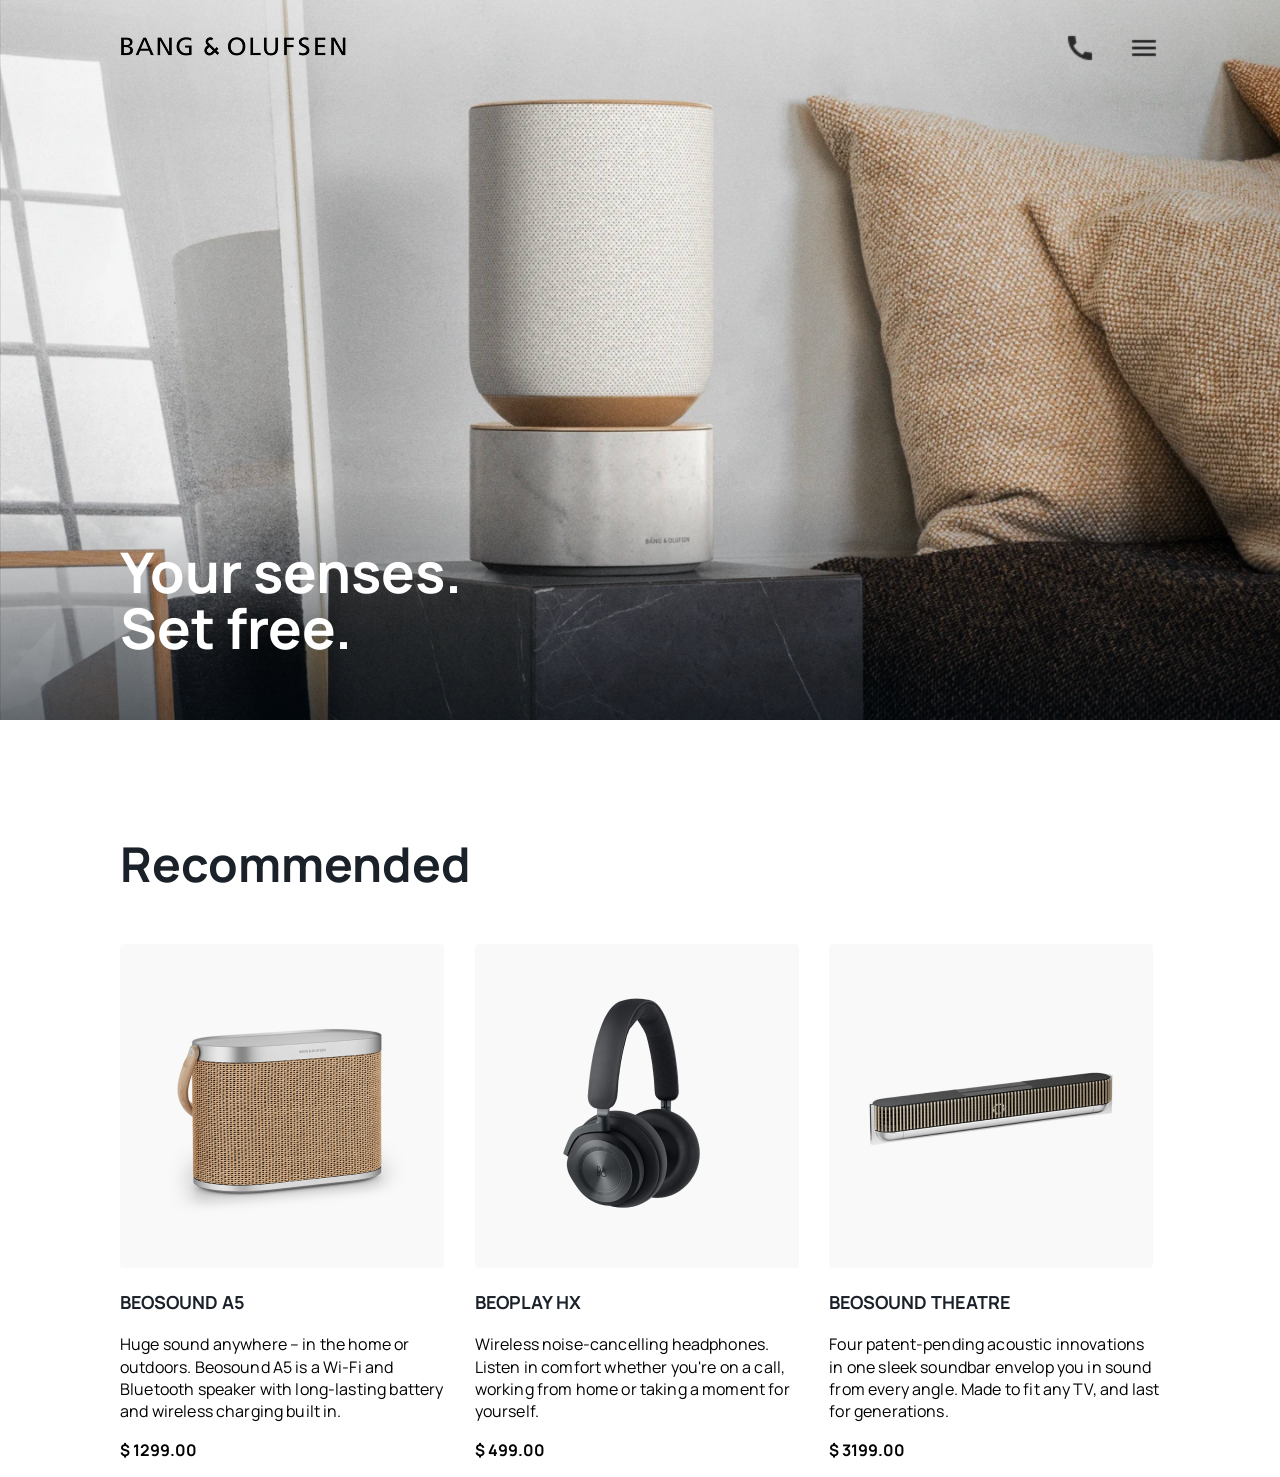
<file: index.html>
<!doctype html><html lang="en"><head><meta charset="utf-8"><meta name="viewport" content="width=device-width, initial-scale=1.0"><title>Landing Page</title><link rel="preconnect" href="https://fonts.googleapis.com"><link rel="preconnect" href="https://fonts.gstatic.com"><link href="https://fonts.googleapis.com/css2?family=Inter:ital,opsz,wght@0,14..32,100..900;1,14..32,100..900&family=Manrope:wght@200..800&display=swap" rel="stylesheet"><link rel="stylesheet" href="index.e421367b.css"><script src="index.cabb280d.js" defer></script></head><body> <header class="header"> <div class="header__logo"> <a href="#"> <img src="Logo.f5c60d42.png" alt="Bang & Olufsen logo"> </a> </div> <div class="header__icons"> <div class="header__icons_phone icon"></div> <div class="header__icons_menu icon"></div> </div> </header> <div class="hero"> <div class="hero__text"> Your senses. <br> Set free. </div> </div> <main> <section class="recommended" id="recommended"> <h2 class="section-title">Recommended</h2> <div class="recommended__products"> <article class="recommended__product"> <a href="#"> <img src="Beo-sound-%20a5.d29951e0.png" alt="BEOSOUND A5 speaker"> </a> <h3 class="product-title">BEOSOUND A5</h3> <p class="product-description"> Huge sound anywhere – in the home or outdoors. Beosound A5 is a Wi-Fi and Bluetooth speaker with long-lasting battery and wireless charging built in. </p> <p class="product-price">$ 1299.00</p> </article> <article class="recommended__product"> <a href="#"> <img src="Beoplay-hx.abb09a3a.png" alt="BEOPLAY HX headphones"> </a> <h3 class="product-title">BEOPLAY HX</h3> <p class="product-description"> Wireless noise-cancelling headphones. Listen in comfort whether you're on a call, working from home or taking a moment for yourself. </p> <p class="product-price">$ 499.00</p> </article> <article class="recommended__product"> <a href="#"> <img src="Beosound-theatre.412daebd.png" alt="BEOSOUND bar"> </a> <h3 class="product-title">BEOSOUND THEATRE</h3> <p class="product-description"> Four patent-pending acoustic innovations in one sleek soundbar envelop you in sound from every angle. Made to fit any TV, and last for generations. </p> <p class="product-price">$ 3199.00</p> </article> </div> </section> </main> </body></html>
</file>
<file: index.e421367b.css>
body{margin:0;padding:0}.header{box-sizing:border-box;background:0 0;-ms-flex-pack:justify;justify-content:space-between;-ms-flex-align:center;align-items:center;width:100%;height:96px;padding:0 120px;display:-ms-flexbox;display:flex;position:absolute;top:0;left:0}.icon{width:32px;height:32px}.header__icons{-ms-flex-pack:justify;justify-content:space-between;-ms-flex-align:center;align-items:center;gap:32px;display:-ms-flexbox;display:flex}.header__icons_phone{background-image:url(Icon-Phone-call.b88b89e4.png);background-repeat:no-repeat;background-size:cover}.header__icons_menu{background-image:url(Icon-Burger-menu.1cd0b7d5.png);background-position:50%;background-repeat:no-repeat;background-size:cover}.hero{background-image:url("speaker in center of image.df3824f2.png");background-position:50%;background-repeat:no-repeat;background-size:cover;height:720px;padding:0 120px}.hero__text{letter-spacing:0;color:#fff;font-family:Manrope,sans-serif;font-size:56px;font-weight:700;line-height:100%;position:absolute;top:544px}.recommended{padding:0 120px}.section-title{letter-spacing:0;color:#1b2129;margin-top:120px;margin-bottom:56px;font-family:Manrope,sans-serif;font-size:48px;font-weight:700;line-height:48px}.recommended__products{grid-template-columns:repeat(12,1fr);gap:24px;display:grid}.recommended__product{grid-column:span 4;min-width:324px}.product-title{letter-spacing:0;color:#1b2129;font-family:Manrope,sans-serif;font-size:18px;font-weight:700;line-height:140%}.product-description{letter-spacing:.15px;font-family:Manrope,sans-serif;font-size:16px;font-weight:400;line-height:140%}.product-price{letter-spacing:0;font-family:Manrope,sans-serif;font-size:16px;font-weight:700;line-height:140%}
/*# sourceMappingURL=index.e421367b.css.map */
</file>
